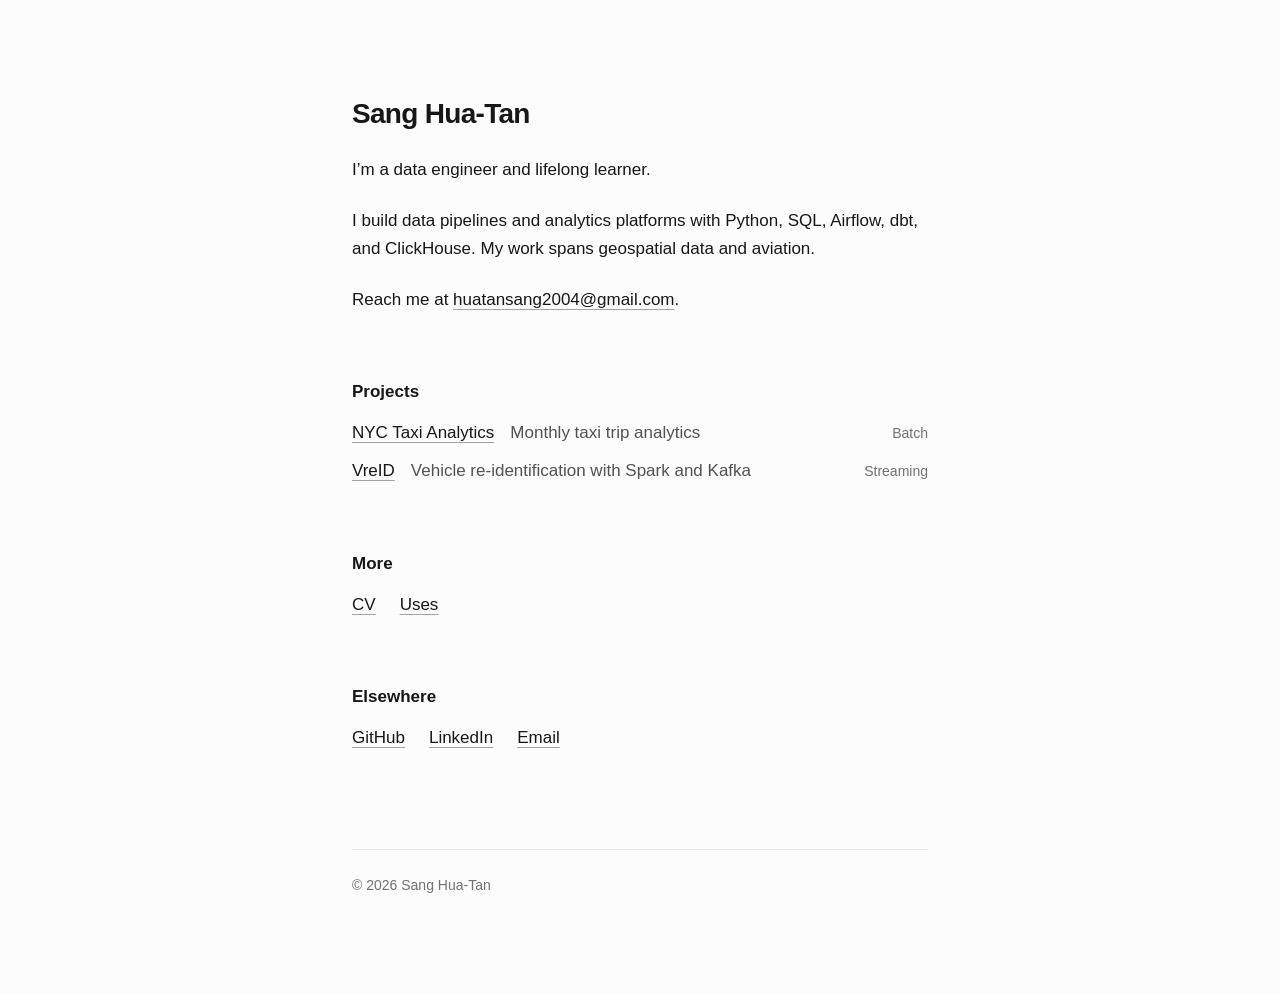
<file: index.html>
<!doctype html>
<html lang="en">
  <head>
    <meta charset="utf-8">
    <meta name="viewport" content="width=device-width, initial-scale=1">
    <meta name="description" content="Sang Hua-Tan — Data Engineer based in Ho Chi Minh City. Data pipelines, batch analytics, and streaming systems.">
    <meta name="color-scheme" content="light dark">
    <meta name="theme-color" content="#fcfcfc" media="(prefers-color-scheme: light)">
    <meta name="theme-color" content="#101010" media="(prefers-color-scheme: dark)">
    <title>Sang Hua-Tan — Data Engineer</title>
    <link rel="stylesheet" href="styles.css">
  </head>
  <body>
    <a class="skip-link" href="#main">Skip to content</a>

    <div class="page">
      <main id="main" tabindex="-1">
        <header>
          <h1>Sang Hua-Tan</h1>
          <div class="intro">
            <p>I’m a data engineer and lifelong learner.</p>
            <p>
              I build data pipelines and analytics platforms with Python, SQL,
              Airflow, dbt, and ClickHouse. My work spans geospatial data and aviation.
            </p>
            <p>
              Reach me at
              <a href="mailto:huatansang2004@gmail.com">huatansang2004@gmail.com</a>.
            </p>
          </div>
        </header>

        <section aria-labelledby="projects-title">
          <h2 id="projects-title">Projects</h2>
          <ul class="projects" role="list">
            <li>
              <a href="https://github.com/HuaTanSang/nyc-taxi">NYC Taxi Analytics</a>
              <span class="project-description">Monthly taxi trip analytics</span>
              <span class="project-kind">Batch</span>
            </li>
            <li>
              <a href="https://github.com/HuaTanSang/VreID">VreID</a>
              <span class="project-description">Vehicle re-identification with Spark and Kafka</span>
              <span class="project-kind">Streaming</span>
            </li>
          </ul>
        </section>

        <section aria-labelledby="more-title">
          <h2 id="more-title">More</h2>
          <ul class="links" role="list">
            <li><a href="cv/">CV</a></li>
            <li><a href="uses/">Uses</a></li>
          </ul>
        </section>

        <section aria-labelledby="elsewhere-title">
          <h2 id="elsewhere-title">Elsewhere</h2>
          <ul class="links" role="list">
            <li><a href="https://github.com/HuaTanSang">GitHub</a></li>
            <li><a href="https://www.linkedin.com/in/sang-hua-tan-b11910228/">LinkedIn</a></li>
            <li><a href="mailto:huatansang2004@gmail.com">Email</a></li>
          </ul>
        </section>
      </main>

      <footer>
        <p>© 2026 Sang Hua-Tan</p>
      </footer>
    </div>
  </body>
</html>
</file>
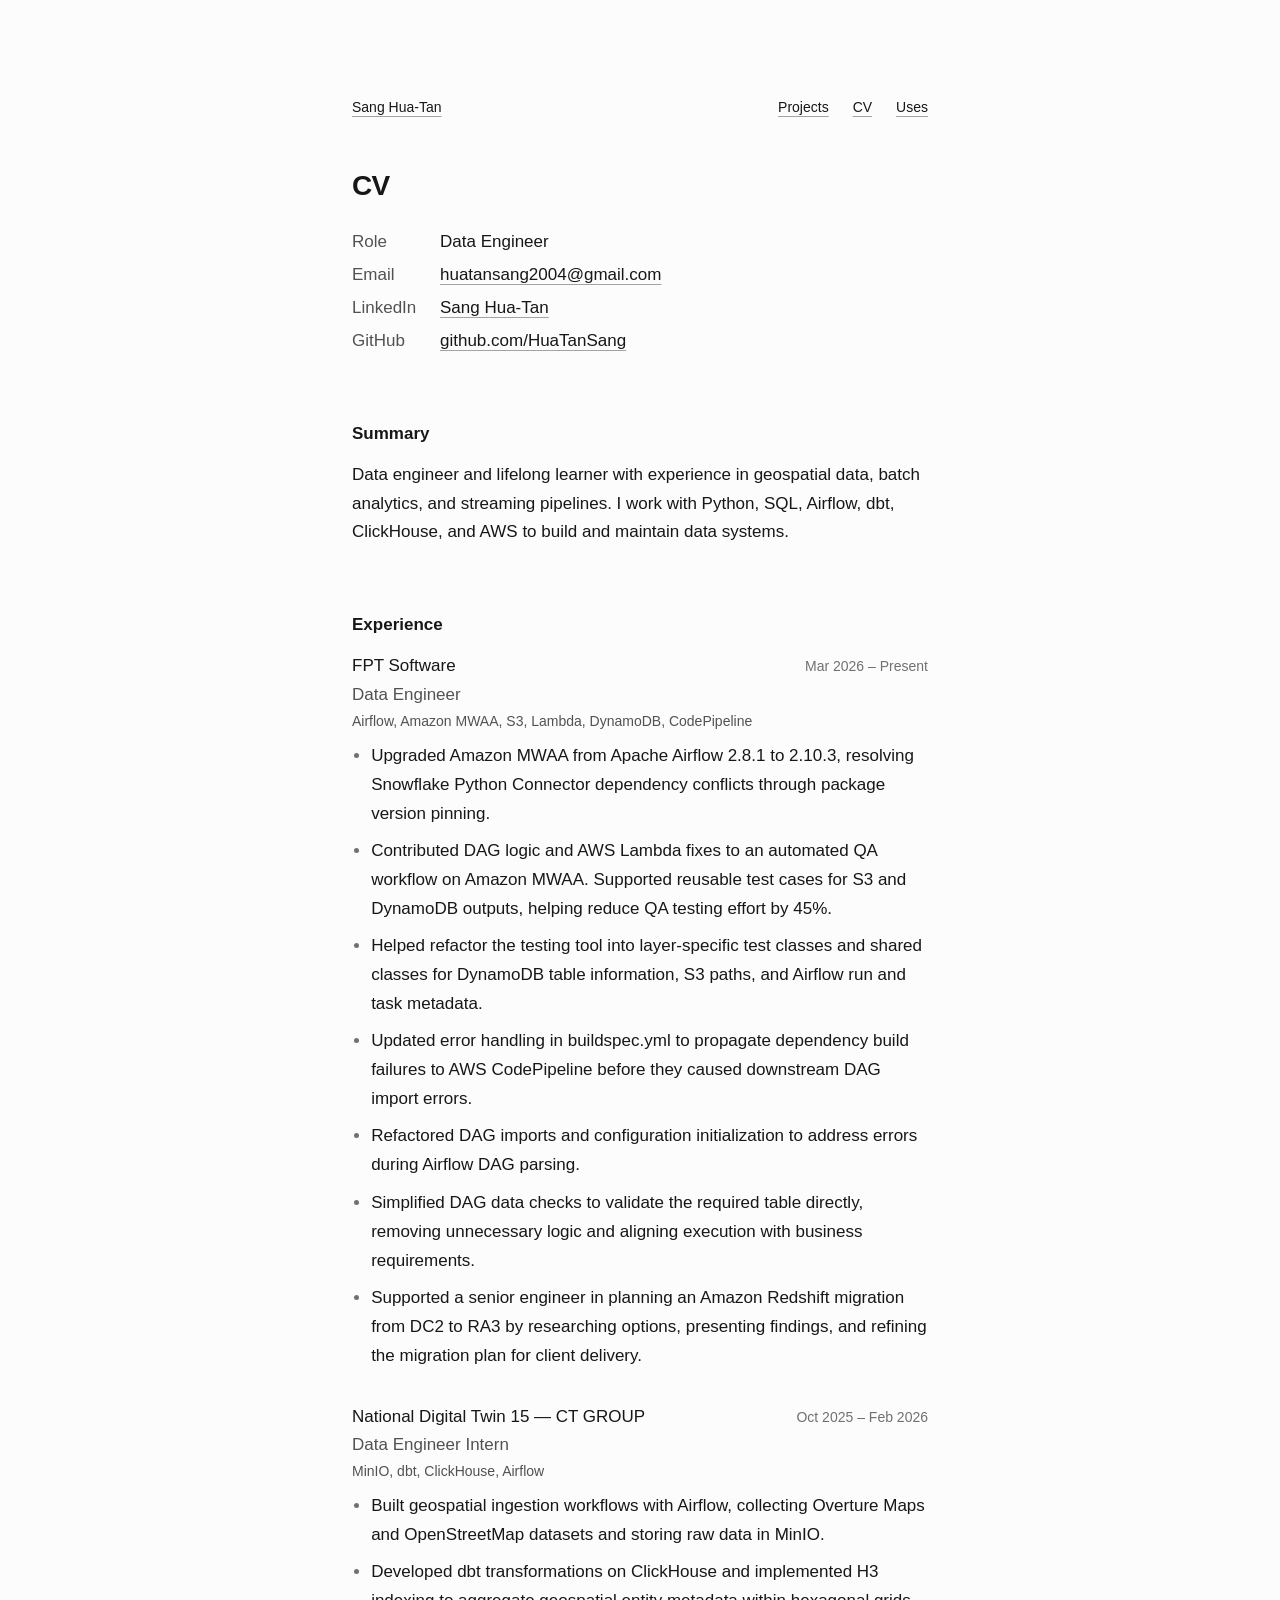
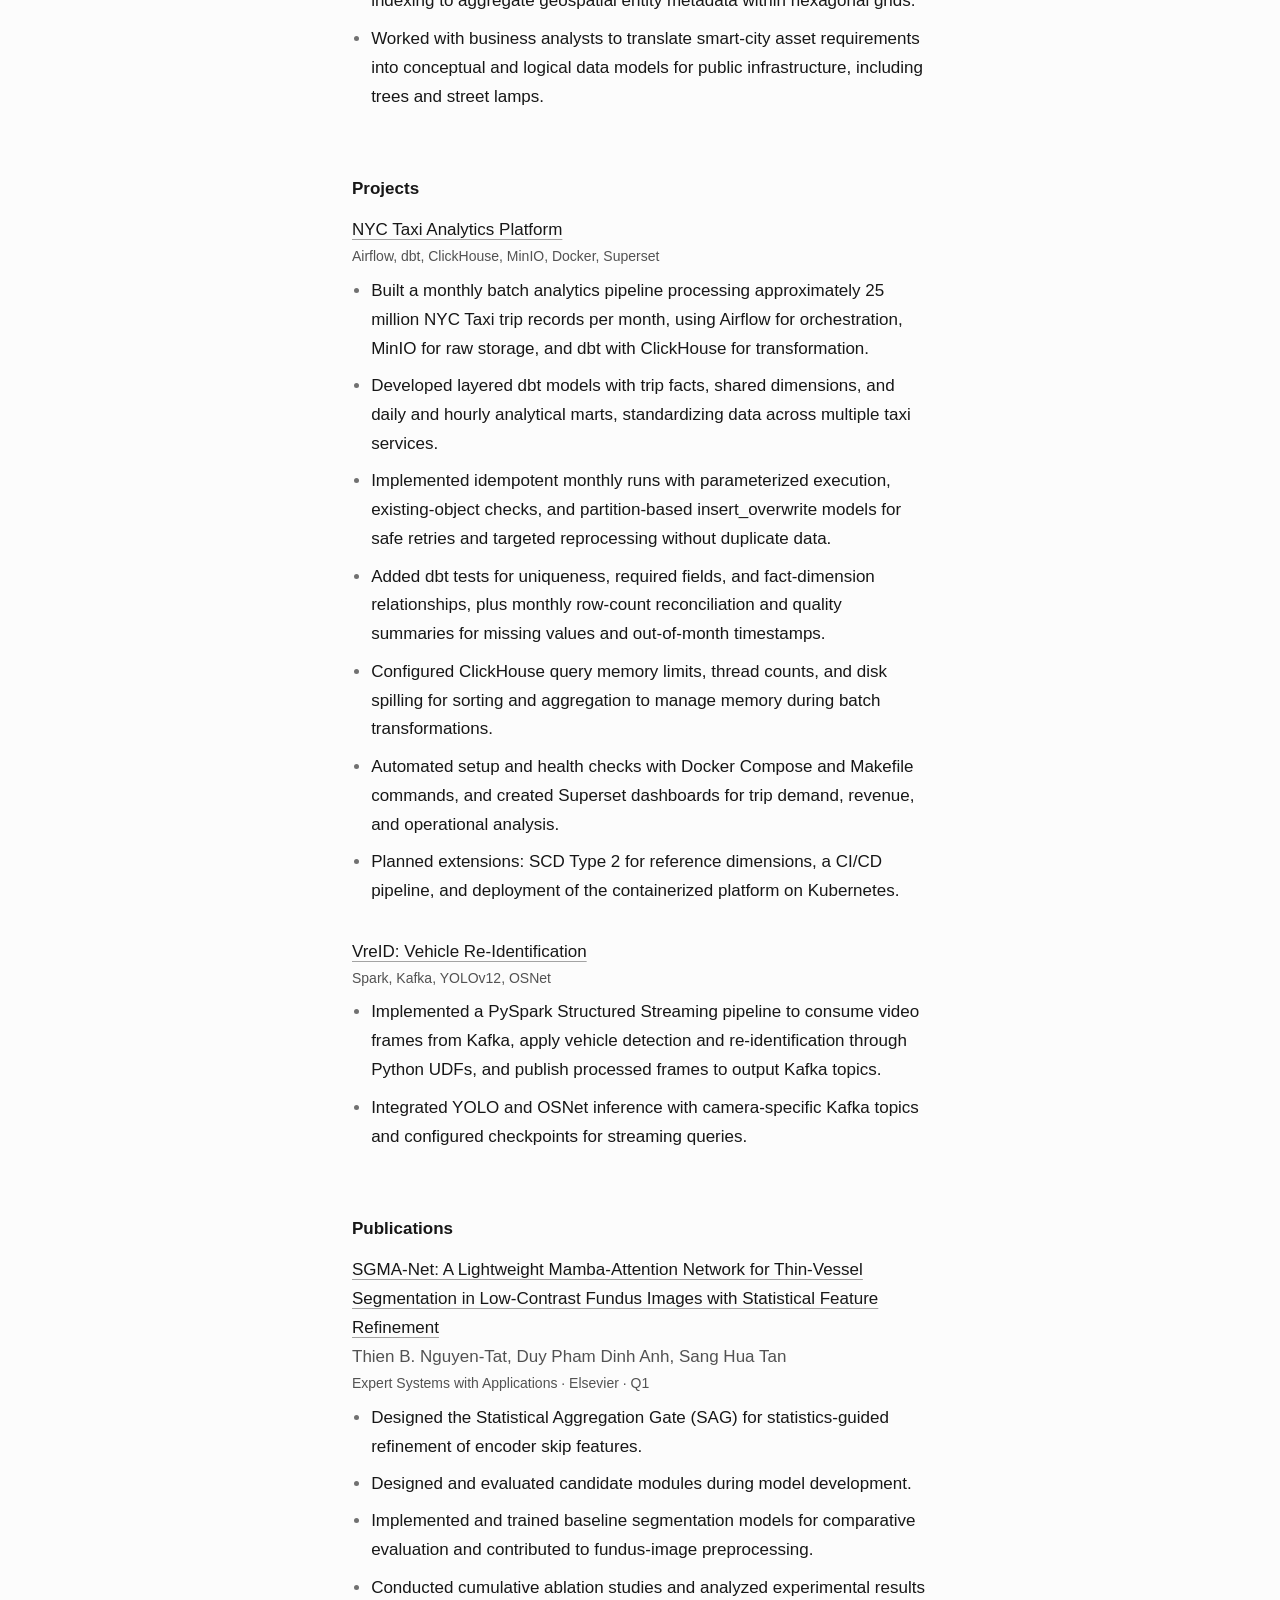
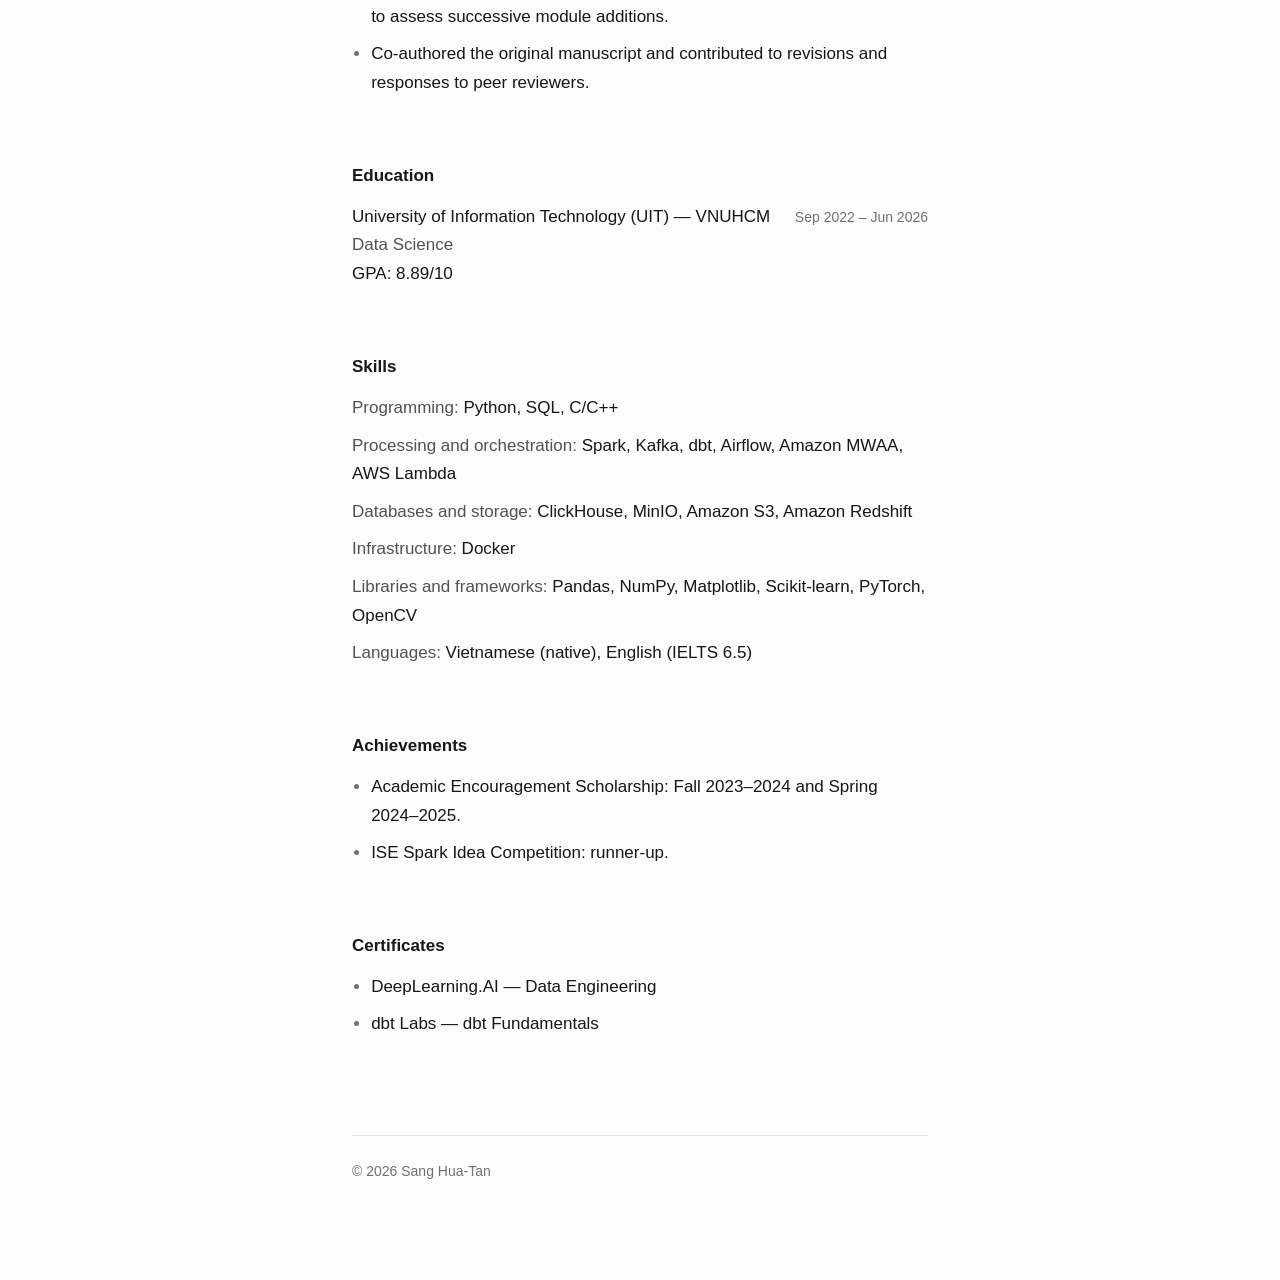
<file: cv/index.html>
<!doctype html>
<html lang="en">
  <head>
    <meta charset="utf-8">
    <meta name="viewport" content="width=device-width, initial-scale=1">
    <meta name="description" content="CV of Sang Hua-Tan, Data Engineer: experience, projects, publications, education, and skills.">
    <meta name="color-scheme" content="light dark">
    <meta name="theme-color" content="#fcfcfc" media="(prefers-color-scheme: light)">
    <meta name="theme-color" content="#101010" media="(prefers-color-scheme: dark)">
    <title>CV — Sang Hua-Tan</title>
    <link rel="stylesheet" href="../styles.css">
  </head>
  <body>
    <a class="skip-link" href="#main">Skip to content</a>

    <div class="page">
      <header class="page-nav">
        <a href="../">Sang Hua-Tan</a>
        <nav aria-label="Main">
          <ul class="links" role="list">
            <li><a href="../#projects-title">Projects</a></li>
            <li><a href="./" aria-current="page">CV</a></li>
            <li><a href="../uses/">Uses</a></li>
          </ul>
        </nav>
      </header>

      <main class="page-content" id="main" tabindex="-1">
        <h1>CV</h1>
        <dl class="cv-contact">
          <dt>Role</dt>
          <dd>Data Engineer</dd>
          <dt>Email</dt>
          <dd><a href="mailto:huatansang2004@gmail.com">huatansang2004@gmail.com</a></dd>
          <dt>LinkedIn</dt>
          <dd><a href="https://www.linkedin.com/in/sang-hua-tan-b11910228/">Sang Hua-Tan</a></dd>
          <dt>GitHub</dt>
          <dd><a href="https://github.com/HuaTanSang">github.com/HuaTanSang</a></dd>
        </dl>

        <section aria-labelledby="summary-title">
          <h2 id="summary-title">Summary</h2>
          <p>
            Data engineer and lifelong learner with experience in geospatial data,
            batch analytics, and streaming pipelines. I work with Python, SQL,
            Airflow, dbt, ClickHouse, and AWS to build and maintain data systems.
          </p>
        </section>

        <section aria-labelledby="experience-title">
          <h2 id="experience-title">Experience</h2>

          <article class="cv-entry">
            <div class="cv-entry-heading">
              <h3>FPT Software</h3>
              <p class="cv-date"><time datetime="2026-03">Mar 2026</time> – Present</p>
            </div>
            <p class="cv-role">Data Engineer</p>
            <p class="cv-stack">Airflow, Amazon MWAA, S3, Lambda, DynamoDB, CodePipeline</p>
            <ul class="cv-bullets">
              <li>Upgraded Amazon MWAA from Apache Airflow 2.8.1 to 2.10.3, resolving Snowflake Python Connector dependency conflicts through package version pinning.</li>
              <li>Contributed DAG logic and AWS Lambda fixes to an automated QA workflow on Amazon MWAA. Supported reusable test cases for S3 and DynamoDB outputs, helping reduce QA testing effort by 45%.</li>
              <li>Helped refactor the testing tool into layer-specific test classes and shared classes for DynamoDB table information, S3 paths, and Airflow run and task metadata.</li>
              <li>Updated error handling in buildspec.yml to propagate dependency build failures to AWS CodePipeline before they caused downstream DAG import errors.</li>
              <li>Refactored DAG imports and configuration initialization to address errors during Airflow DAG parsing.</li>
              <li>Simplified DAG data checks to validate the required table directly, removing unnecessary logic and aligning execution with business requirements.</li>
              <li>Supported a senior engineer in planning an Amazon Redshift migration from DC2 to RA3 by researching options, presenting findings, and refining the migration plan for client delivery.</li>
            </ul>
          </article>

          <article class="cv-entry">
            <div class="cv-entry-heading">
              <h3>National Digital Twin 15 — CT GROUP</h3>
              <p class="cv-date"><time datetime="2025-10">Oct 2025</time> – <time datetime="2026-02">Feb 2026</time></p>
            </div>
            <p class="cv-role">Data Engineer Intern</p>
            <p class="cv-stack">MinIO, dbt, ClickHouse, Airflow</p>
            <ul class="cv-bullets">
              <li>Built geospatial ingestion workflows with Airflow, collecting Overture Maps and OpenStreetMap datasets and storing raw data in MinIO.</li>
              <li>Developed dbt transformations on ClickHouse and implemented H3 indexing to aggregate geospatial entity metadata within hexagonal grids.</li>
              <li>Worked with business analysts to translate smart-city asset requirements into conceptual and logical data models for public infrastructure, including trees and street lamps.</li>
            </ul>
          </article>
        </section>

        <section aria-labelledby="projects-title">
          <h2 id="projects-title">Projects</h2>

          <article class="cv-entry">
            <h3><a href="https://github.com/HuaTanSang/nyc-taxi">NYC Taxi Analytics Platform</a></h3>
            <p class="cv-stack">Airflow, dbt, ClickHouse, MinIO, Docker, Superset</p>
            <ul class="cv-bullets">
              <li>Built a monthly batch analytics pipeline processing approximately 25 million NYC Taxi trip records per month, using Airflow for orchestration, MinIO for raw storage, and dbt with ClickHouse for transformation.</li>
              <li>Developed layered dbt models with trip facts, shared dimensions, and daily and hourly analytical marts, standardizing data across multiple taxi services.</li>
              <li>Implemented idempotent monthly runs with parameterized execution, existing-object checks, and partition-based insert_overwrite models for safe retries and targeted reprocessing without duplicate data.</li>
              <li>Added dbt tests for uniqueness, required fields, and fact-dimension relationships, plus monthly row-count reconciliation and quality summaries for missing values and out-of-month timestamps.</li>
              <li>Configured ClickHouse query memory limits, thread counts, and disk spilling for sorting and aggregation to manage memory during batch transformations.</li>
              <li>Automated setup and health checks with Docker Compose and Makefile commands, and created Superset dashboards for trip demand, revenue, and operational analysis.</li>
              <li>Planned extensions: SCD Type 2 for reference dimensions, a CI/CD pipeline, and deployment of the containerized platform on Kubernetes.</li>
            </ul>
          </article>

          <article class="cv-entry">
            <h3><a href="https://github.com/HuaTanSang/VreID">VreID: Vehicle Re-Identification</a></h3>
            <p class="cv-stack">Spark, Kafka, YOLOv12, OSNet</p>
            <ul class="cv-bullets">
              <li>Implemented a PySpark Structured Streaming pipeline to consume video frames from Kafka, apply vehicle detection and re-identification through Python UDFs, and publish processed frames to output Kafka topics.</li>
              <li>Integrated YOLO and OSNet inference with camera-specific Kafka topics and configured checkpoints for streaming queries.</li>
            </ul>
          </article>
        </section>

        <section aria-labelledby="publications-title">
          <h2 id="publications-title">Publications</h2>
          <article class="cv-entry">
            <h3><a href="https://doi.org/10.1016/j.eswa.2026.134242">SGMA-Net: A Lightweight Mamba-Attention Network for Thin-Vessel Segmentation in Low-Contrast Fundus Images with Statistical Feature Refinement</a></h3>
            <p class="cv-role">Thien B. Nguyen-Tat, Duy Pham Dinh Anh, Sang Hua Tan</p>
            <p class="cv-stack">Expert Systems with Applications · Elsevier · Q1</p>
            <ul class="cv-bullets">
              <li>Designed the Statistical Aggregation Gate (SAG) for statistics-guided refinement of encoder skip features.</li>
              <li>Designed and evaluated candidate modules during model development.</li>
              <li>Implemented and trained baseline segmentation models for comparative evaluation and contributed to fundus-image preprocessing.</li>
              <li>Conducted cumulative ablation studies and analyzed experimental results to assess successive module additions.</li>
              <li>Co-authored the original manuscript and contributed to revisions and responses to peer reviewers.</li>
            </ul>
          </article>
        </section>

        <section aria-labelledby="education-title">
          <h2 id="education-title">Education</h2>
          <div class="cv-entry">
            <div class="cv-entry-heading">
              <h3>University of Information Technology (UIT) — VNUHCM</h3>
              <p class="cv-date"><time datetime="2022-09">Sep 2022</time> – <time datetime="2026-06">Jun 2026</time></p>
            </div>
            <p class="cv-role">Data Science</p>
            <p>GPA: 8.89/10</p>
          </div>
        </section>

        <section aria-labelledby="skills-title">
          <h2 id="skills-title">Skills</h2>
          <ul class="cv-skills" role="list">
            <li><span class="cv-label">Programming:</span> Python, SQL, C/C++</li>
            <li><span class="cv-label">Processing and orchestration:</span> Spark, Kafka, dbt, Airflow, Amazon MWAA, AWS Lambda</li>
            <li><span class="cv-label">Databases and storage:</span> ClickHouse, MinIO, Amazon S3, Amazon Redshift</li>
            <li><span class="cv-label">Infrastructure:</span> Docker</li>
            <li><span class="cv-label">Libraries and frameworks:</span> Pandas, NumPy, Matplotlib, Scikit-learn, PyTorch, OpenCV</li>
            <li><span class="cv-label">Languages:</span> Vietnamese (native), English (IELTS 6.5)</li>
          </ul>
        </section>

        <section aria-labelledby="achievements-title">
          <h2 id="achievements-title">Achievements</h2>
          <ul class="cv-bullets">
            <li>Academic Encouragement Scholarship: Fall 2023–2024 and Spring 2024–2025.</li>
            <li>ISE Spark Idea Competition: runner-up.</li>
          </ul>
        </section>

        <section aria-labelledby="certificates-title">
          <h2 id="certificates-title">Certificates</h2>
          <ul class="cv-bullets">
            <li>DeepLearning.AI — Data Engineering</li>
            <li>dbt Labs — dbt Fundamentals</li>
          </ul>
        </section>
      </main>

      <footer>
        <p>© 2026 Sang Hua-Tan</p>
      </footer>
    </div>
  </body>
</html>
</file>
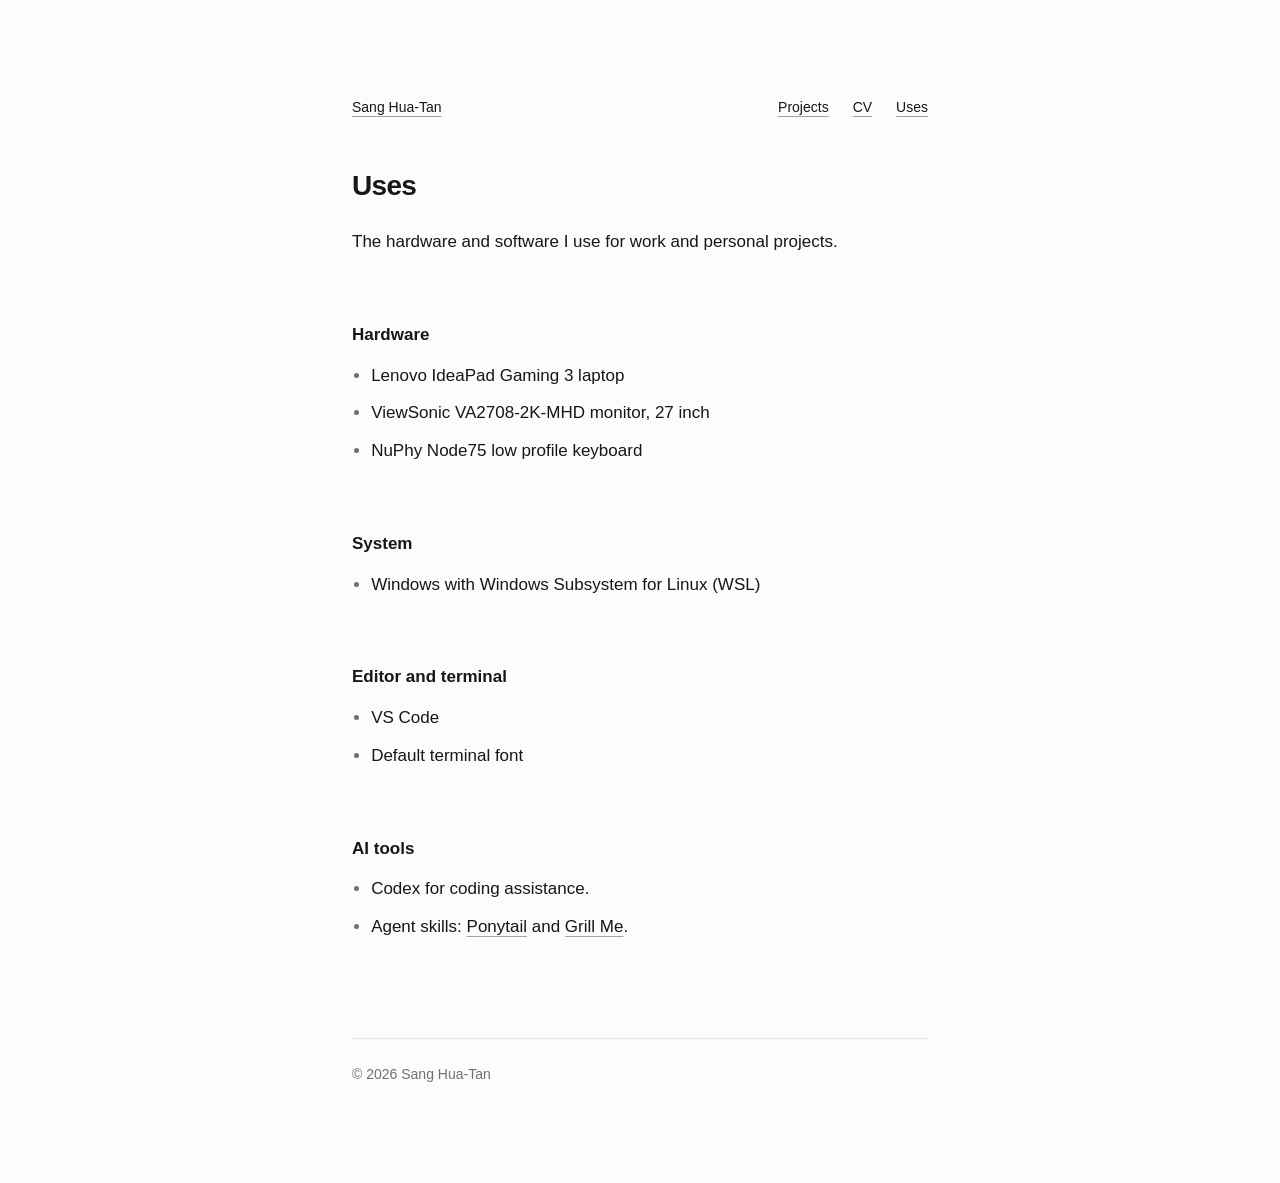
<file: uses/index.html>
<!doctype html>
<html lang="en">
  <head>
    <meta charset="utf-8">
    <meta name="viewport" content="width=device-width, initial-scale=1">
    <meta name="description" content="The hardware, operating system, editor, and AI tools Sang Hua-Tan uses.">
    <meta name="color-scheme" content="light dark">
    <meta name="theme-color" content="#fcfcfc" media="(prefers-color-scheme: light)">
    <meta name="theme-color" content="#101010" media="(prefers-color-scheme: dark)">
    <title>Uses — Sang Hua-Tan</title>
    <link rel="stylesheet" href="../styles.css">
  </head>
  <body>
    <a class="skip-link" href="#main">Skip to content</a>

    <div class="page">
      <header class="page-nav">
        <a href="../">Sang Hua-Tan</a>
        <nav aria-label="Main">
          <ul class="links" role="list">
            <li><a href="../#projects-title">Projects</a></li>
            <li><a href="../cv/">CV</a></li>
            <li><a href="./" aria-current="page">Uses</a></li>
          </ul>
        </nav>
      </header>

      <main class="page-content" id="main" tabindex="-1">
        <h1>Uses</h1>
        <p class="intro">The hardware and software I use for work and personal projects.</p>

        <section aria-labelledby="hardware-title">
          <h2 id="hardware-title">Hardware</h2>
          <ul class="uses-list">
            <li>Lenovo IdeaPad Gaming 3 laptop</li>
            <li>ViewSonic VA2708-2K-MHD monitor, 27 inch</li>
            <li>NuPhy Node75 low profile keyboard</li>
          </ul>
        </section>

        <section aria-labelledby="system-title">
          <h2 id="system-title">System</h2>
          <ul class="uses-list">
            <li>Windows with Windows Subsystem for Linux (WSL)</li>
          </ul>
        </section>

        <section aria-labelledby="editor-title">
          <h2 id="editor-title">Editor and terminal</h2>
          <ul class="uses-list">
            <li>VS Code</li>
            <li>Default terminal font</li>
          </ul>
        </section>

        <section aria-labelledby="ai-title">
          <h2 id="ai-title">AI tools</h2>
          <ul class="uses-list">
            <li>Codex for coding assistance.</li>
            <li>Agent skills: <a href="https://github.com/DietrichGebert/ponytail">Ponytail</a> and <a href="https://github.com/mattpocock/skills/blob/main/skills/productivity/grill-me/SKILL.md">Grill Me</a>.</li>
          </ul>
        </section>

      </main>

      <footer>
        <p>© 2026 Sang Hua-Tan</p>
      </footer>
    </div>
  </body>
</html>
</file>
<file: styles.css>
:root {
  color-scheme: light dark;
  --background: #fcfcfc;
  --text: #171717;
  --muted: #525252;
  --faint: #717171;
  --line: #e5e5e5;
  --underline: #a3a3a3;
  background: var(--background);
  color: var(--text);
  font-family: -apple-system, BlinkMacSystemFont, "Segoe UI", sans-serif;
  -webkit-text-size-adjust: 100%;
}

* {
  box-sizing: border-box;
}

body {
  margin: 0;
  padding: 6rem 1.5rem;
  font-size: 1.0625rem;
  line-height: 1.7;
}

.page {
  max-width: 36rem;
  margin-inline: auto;
}

h1,
h2,
p,
ul {
  margin: 0;
}

h1 {
  font-size: 1.75rem;
  font-weight: 600;
  letter-spacing: -0.025em;
  line-height: 1.3;
}

h2 {
  font-size: inherit;
  font-weight: 600;
}

.intro {
  margin-top: 1.5rem;
}

.intro p + p {
  margin-top: 1.25em;
}

a {
  color: inherit;
  text-decoration-color: var(--underline);
  text-decoration-thickness: 1px;
  text-underline-offset: 4px;
  overflow-wrap: anywhere;
}

a:hover {
  text-decoration-color: var(--text);
}

a:focus-visible {
  outline: 2px solid var(--text);
  outline-offset: 5px;
  border-radius: 1px;
}

.skip-link {
  position: absolute;
  top: 1rem;
  left: 1.5rem;
  padding: 0.25rem 0.5rem;
  background: var(--background);
}

.skip-link:not(:focus) {
  width: 1px;
  height: 1px;
  padding: 0;
  overflow: hidden;
  clip-path: inset(50%);
  white-space: nowrap;
}

section {
  margin-top: 4rem;
}

ul {
  padding: 0;
  list-style: none;
}

.projects,
.links {
  margin-top: 0.75rem;
}

.projects li {
  display: grid;
  grid-template-columns: auto 1fr auto;
  align-items: baseline;
  gap: 0 1rem;
}

.projects li + li {
  margin-top: 0.5em;
}

.projects a {
  justify-self: start;
}

.project-description {
  color: var(--muted);
  overflow-wrap: anywhere;
}

.project-kind {
  color: var(--faint);
  font-size: 0.875rem;
  text-align: right;
  white-space: nowrap;
}

.links {
  display: flex;
  flex-wrap: wrap;
  gap: 0.5rem 1.5rem;
}

footer {
  margin-top: 6rem;
  padding-top: 1.5rem;
  border-top: 1px solid var(--line);
  color: var(--faint);
  font-size: 0.875rem;
}

::selection {
  background: var(--line);
  color: var(--text);
}

.page-nav {
  display: flex;
  flex-wrap: wrap;
  align-items: baseline;
  justify-content: space-between;
  gap: 0.5rem 1.5rem;
  margin-bottom: 3rem;
  font-size: 0.875rem;
}

.page-nav .links {
  margin-top: 0;
}

.cv-contact {
  display: grid;
  grid-template-columns: 4.5rem minmax(0, 1fr);
  gap: 0.25rem 1rem;
  margin: 1.5rem 0 0;
}

.cv-contact dd {
  margin: 0;
  overflow-wrap: anywhere;
}

.cv-contact dt,
.cv-role,
.cv-stack,
.cv-label {
  color: var(--muted);
}

.page-content section > h2 + * {
  margin-top: 0.75rem;
}

.cv-entry + .cv-entry {
  margin-top: 2rem;
}

.cv-entry h3 {
  margin: 0;
  font-size: inherit;
  font-weight: 500;
}

.cv-entry-heading {
  display: flex;
  flex-wrap: wrap;
  align-items: baseline;
  justify-content: space-between;
  gap: 0.25rem 1rem;
}

.cv-date,
.cv-stack {
  font-size: 0.875rem;
}

.cv-date {
  color: var(--faint);
  font-variant-numeric: tabular-nums;
  white-space: nowrap;
}

.cv-bullets,
.uses-list {
  margin-top: 0.5rem;
  padding-left: 1.125em;
  list-style: disc;
}

.cv-bullets li + li,
.uses-list li + li,
.cv-skills li + li {
  margin-top: 0.5em;
}

.cv-bullets li::marker,
.uses-list li::marker {
  color: var(--faint);
}

@media (max-width: 39.999rem) {
  body {
    padding-block: 3rem;
    font-size: 1rem;
  }

  section {
    margin-top: 3rem;
  }

  .projects li {
    grid-template-columns: minmax(0, 1fr) auto;
  }

  .projects li + li {
    margin-top: 1rem;
  }

  .project-description {
    grid-column: 1 / -1;
    grid-row: 2;
  }

  footer {
    margin-top: 4rem;
  }
}

@media (prefers-color-scheme: dark) {
  :root {
    --background: #101010;
    --text: #e8e8e8;
    --muted: #ababab;
    --faint: #999999;
    --line: #2b2b2b;
    --underline: #737373;
  }
}

@media print {
  @page {
    size: A4;
    margin: 18mm;
  }

  :root {
    color-scheme: light;
    --background: #ffffff;
    --text: #000000;
    --muted: #000000;
    --faint: #000000;
    --line: #cccccc;
    --underline: #000000;
  }

  body {
    padding: 0;
    font-size: 10pt;
    line-height: 1.5;
  }

  .page {
    max-width: none;
  }

  .skip-link,
  .page-nav nav,
  footer {
    display: none;
  }

  .page-nav {
    margin-bottom: 1.5rem;
  }

  .page-nav > a {
    font-size: 1.75rem;
    font-weight: 600;
    text-decoration: none;
  }

  section {
    margin-top: 1.5rem;
  }

  h1,
  h2,
  h3,
  .cv-entry-heading {
    break-after: avoid;
  }

  .cv-bullets li {
    break-inside: avoid;
  }
}
</file>
